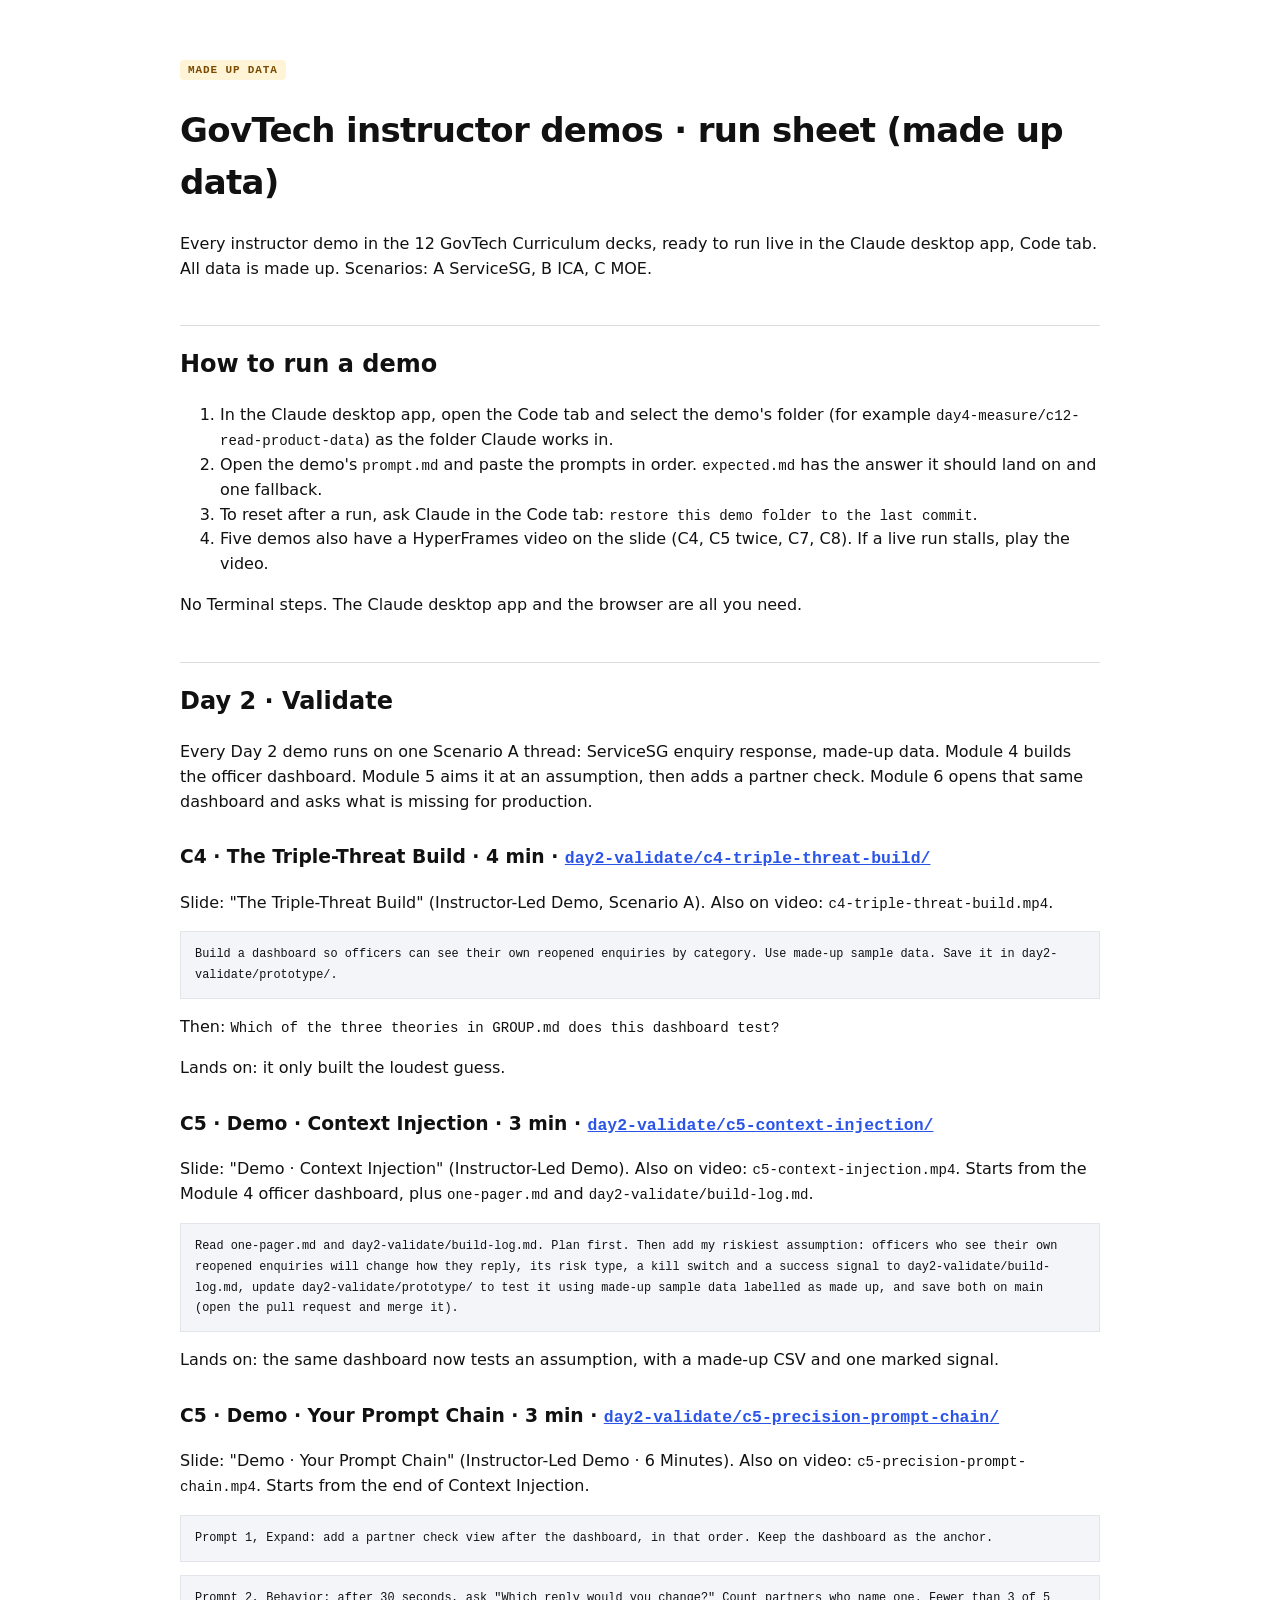
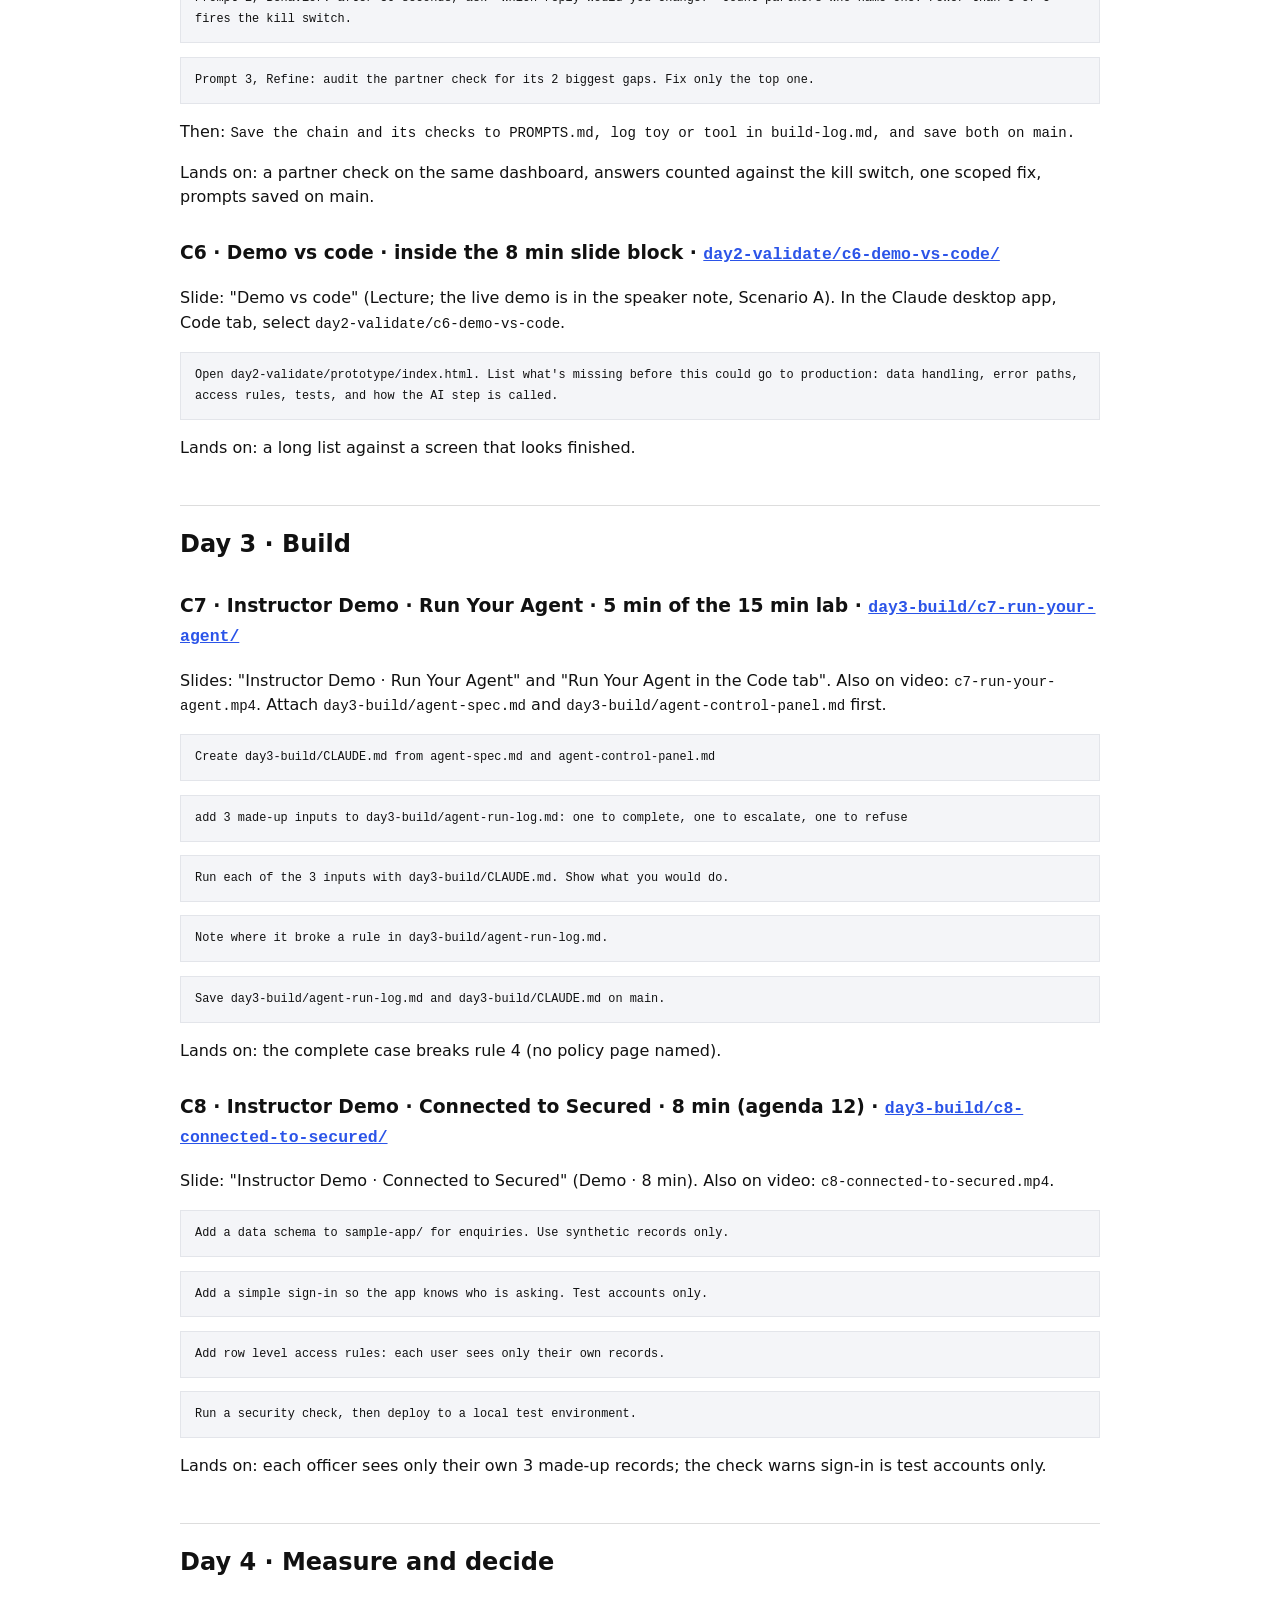
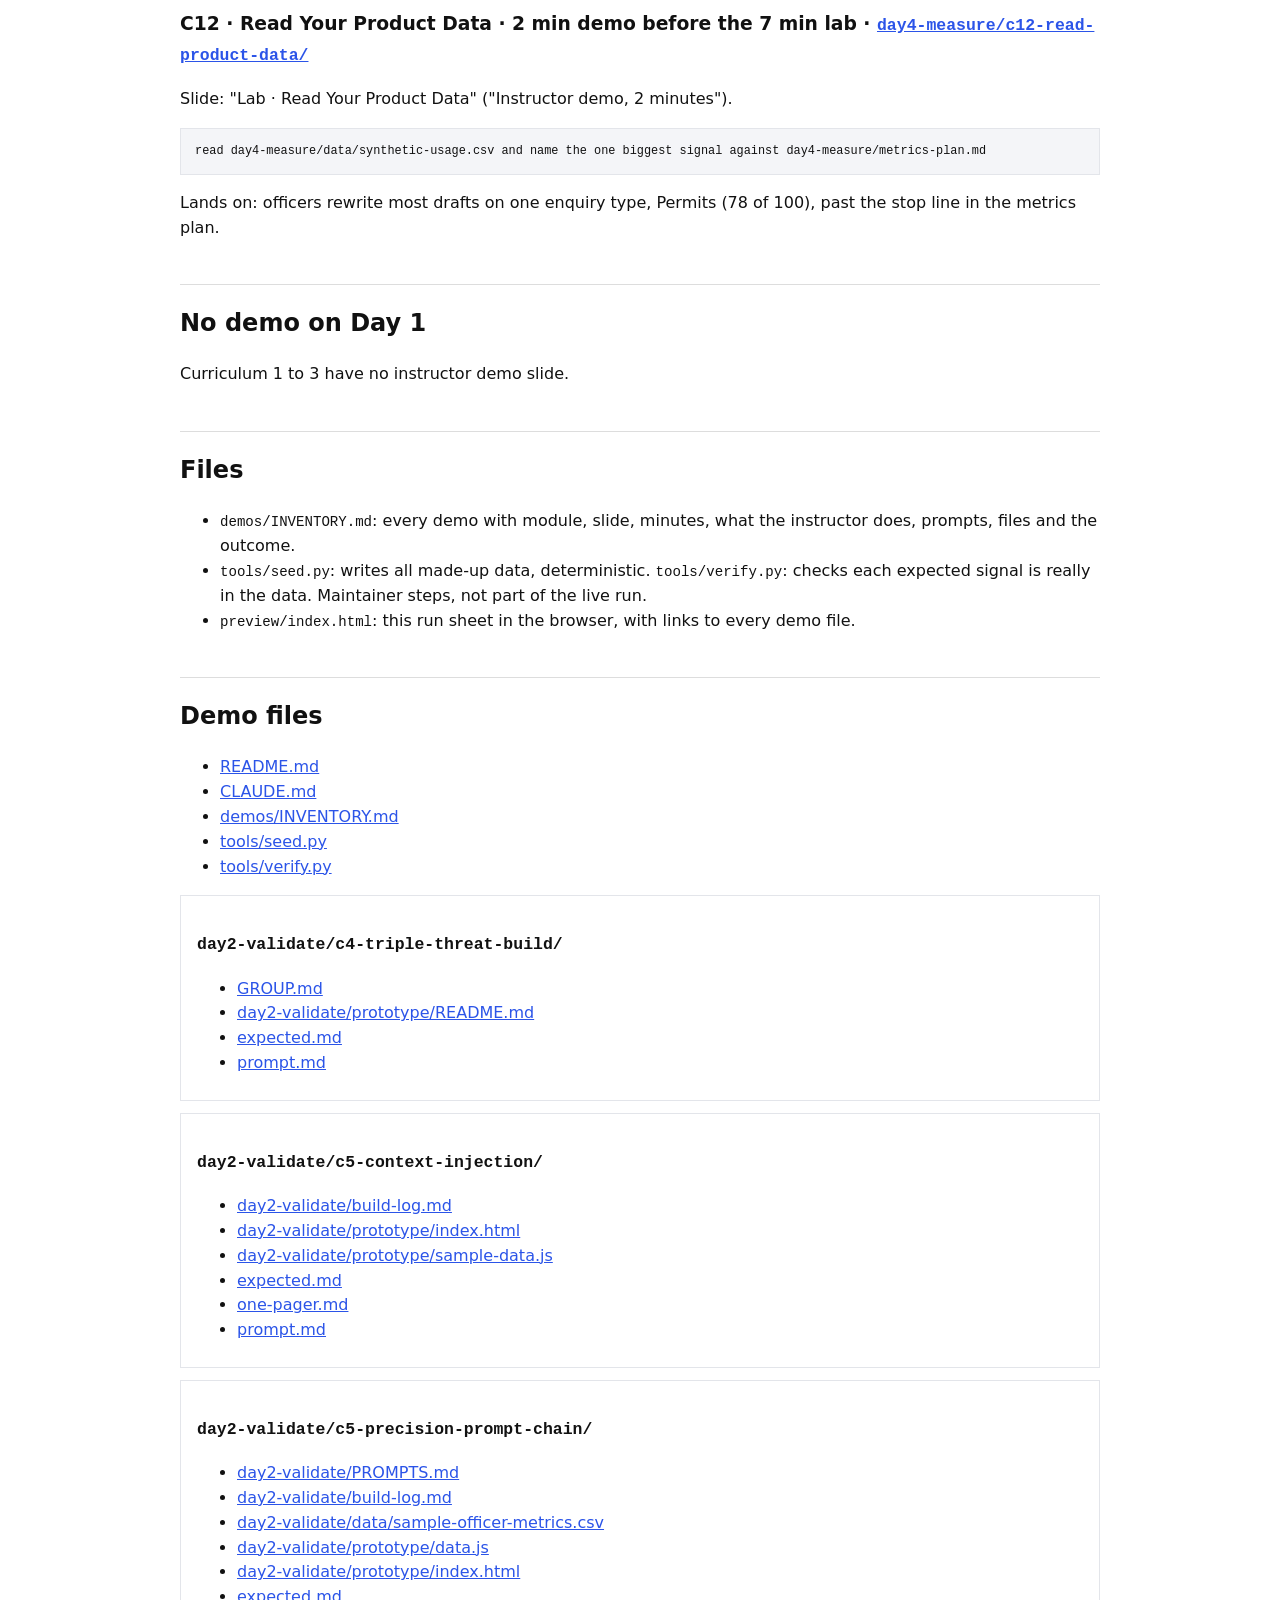
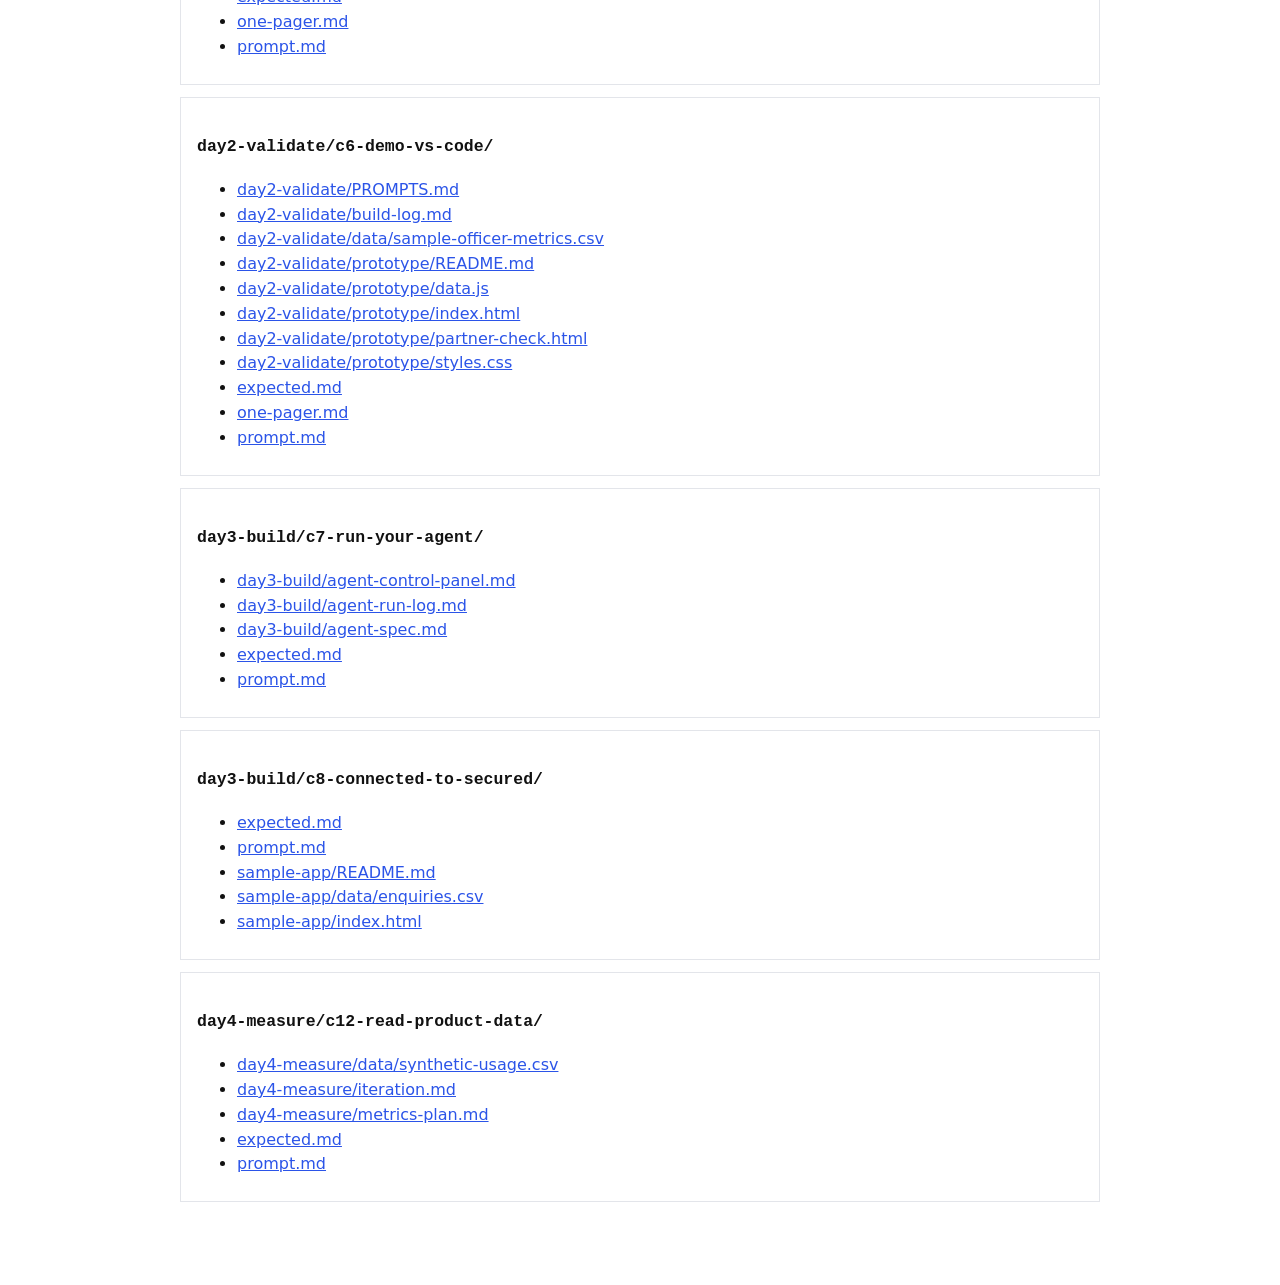
<file: preview/index.html>
<!doctype html>
<!-- Made up data only. Preview of the GovTech instructor demos run sheet. -->
<html lang="en"><head><meta charset="utf-8"><meta name="viewport" content="width=device-width, initial-scale=1">
<title>GovTech instructor demos · run sheet (made up data)</title>
<style>
body{font-family:system-ui,Helvetica,Arial,sans-serif;max-width:920px;margin:0 auto;padding:40px 24px 80px;color:#111;line-height:1.55}
h1{font-size:34px;letter-spacing:-.02em} h2{margin-top:44px;border-top:1px solid #ddd;padding-top:20px} h3{margin-top:28px}
pre{background:#f4f5f8;border:1px solid #e3e5ea;padding:12px 14px;white-space:pre-wrap;font-size:13.5px}
code{font-family:ui-monospace,SFMono-Regular,monospace;font-size:.88em} a{color:#2b54e8}
.badge{display:inline-block;font:600 11px ui-monospace,monospace;letter-spacing:.08em;text-transform:uppercase;background:#fff4d6;color:#7a4b00;padding:4px 8px;border-radius:4px}
section{border:1px solid #e3e5ea;padding:4px 16px 8px;margin:12px 0}
</style></head><body>
<p><span class="badge">Made up data</span></p>
<h1>GovTech instructor demos · run sheet (made up data)</h1>
<p>Every instructor demo in the 12 GovTech Curriculum decks, ready to run live in the Claude desktop app, Code tab. All data is made up. Scenarios: A ServiceSG, B ICA, C MOE.</p>
<h2>How to run a demo</h2>
<ol>
<li>In the Claude desktop app, open the Code tab and select the demo's folder (for example <code>day4-measure/c12-read-product-data</code>) as the folder Claude works in.</li>
<li>Open the demo's <code>prompt.md</code> and paste the prompts in order. <code>expected.md</code> has the answer it should land on and one fallback.</li>
<li>To reset after a run, ask Claude in the Code tab: <code>restore this demo folder to the last commit</code>.</li>
<li>Five demos also have a HyperFrames video on the slide (C4, C5 twice, C7, C8). If a live run stalls, play the video.</li>
</ol>
<p>No Terminal steps. The Claude desktop app and the browser are all you need.</p>
<h2>Day 2 · Validate</h2>
<p>Every Day 2 demo runs on one Scenario A thread: ServiceSG enquiry response, made-up data. Module 4 builds the officer dashboard. Module 5 aims it at an assumption, then adds a partner check. Module 6 opens that same dashboard and asks what is missing for production.</p>
<h3>C4 · The Triple-Threat Build · 4 min · <a href="#day2-validate-c4-triple-threat-build"><code>day2-validate/c4-triple-threat-build/</code></a></h3>
<p>Slide: "The Triple-Threat Build" (Instructor-Led Demo, Scenario A). Also on video: <code>c4-triple-threat-build.mp4</code>.</p>
<pre><code>Build a dashboard so officers can see their own reopened enquiries by category. Use made-up sample data. Save it in day2-validate/prototype/.
</code></pre>
<p>Then: <code>Which of the three theories in GROUP.md does this dashboard test?</code></p>
<p>Lands on: it only built the loudest guess.</p>
<h3>C5 · Demo · Context Injection · 3 min · <a href="#day2-validate-c5-context-injection"><code>day2-validate/c5-context-injection/</code></a></h3>
<p>Slide: "Demo · Context Injection" (Instructor-Led Demo). Also on video: <code>c5-context-injection.mp4</code>. Starts from the Module 4 officer dashboard, plus <code>one-pager.md</code> and <code>day2-validate/build-log.md</code>.</p>
<pre><code>Read one-pager.md and day2-validate/build-log.md. Plan first. Then add my riskiest assumption: officers who see their own reopened enquiries will change how they reply, its risk type, a kill switch and a success signal to day2-validate/build-log.md, update day2-validate/prototype/ to test it using made-up sample data labelled as made up, and save both on main (open the pull request and merge it).
</code></pre>
<p>Lands on: the same dashboard now tests an assumption, with a made-up CSV and one marked signal.</p>
<h3>C5 · Demo · Your Prompt Chain · 3 min · <a href="#day2-validate-c5-precision-prompt-chain"><code>day2-validate/c5-precision-prompt-chain/</code></a></h3>
<p>Slide: "Demo · Your Prompt Chain" (Instructor-Led Demo · 6 Minutes). Also on video: <code>c5-precision-prompt-chain.mp4</code>. Starts from the end of Context Injection.</p>
<pre><code>Prompt 1, Expand: add a partner check view after the dashboard, in that order. Keep the dashboard as the anchor.
</code></pre>
<pre><code>Prompt 2, Behavior: after 30 seconds, ask &quot;Which reply would you change?&quot; Count partners who name one. Fewer than 3 of 5 fires the kill switch.
</code></pre>
<pre><code>Prompt 3, Refine: audit the partner check for its 2 biggest gaps. Fix only the top one.
</code></pre>
<p>Then: <code>Save the chain and its checks to PROMPTS.md, log toy or tool in build-log.md, and save both on main.</code></p>
<p>Lands on: a partner check on the same dashboard, answers counted against the kill switch, one scoped fix, prompts saved on main.</p>
<h3>C6 · Demo vs code · inside the 8 min slide block · <a href="#day2-validate-c6-demo-vs-code"><code>day2-validate/c6-demo-vs-code/</code></a></h3>
<p>Slide: "Demo vs code" (Lecture; the live demo is in the speaker note, Scenario A). In the Claude desktop app, Code tab, select <code>day2-validate/c6-demo-vs-code</code>.</p>
<pre><code>Open day2-validate/prototype/index.html. List what's missing before this could go to production: data handling, error paths, access rules, tests, and how the AI step is called.
</code></pre>
<p>Lands on: a long list against a screen that looks finished.</p>
<h2>Day 3 · Build</h2>
<h3>C7 · Instructor Demo · Run Your Agent · 5 min of the 15 min lab · <a href="#day3-build-c7-run-your-agent"><code>day3-build/c7-run-your-agent/</code></a></h3>
<p>Slides: "Instructor Demo · Run Your Agent" and "Run Your Agent in the Code tab". Also on video: <code>c7-run-your-agent.mp4</code>. Attach <code>day3-build/agent-spec.md</code> and <code>day3-build/agent-control-panel.md</code> first.</p>
<pre><code>Create day3-build/CLAUDE.md from agent-spec.md and agent-control-panel.md
</code></pre>
<pre><code>add 3 made-up inputs to day3-build/agent-run-log.md: one to complete, one to escalate, one to refuse
</code></pre>
<pre><code>Run each of the 3 inputs with day3-build/CLAUDE.md. Show what you would do.
</code></pre>
<pre><code>Note where it broke a rule in day3-build/agent-run-log.md.
</code></pre>
<pre><code>Save day3-build/agent-run-log.md and day3-build/CLAUDE.md on main.
</code></pre>
<p>Lands on: the complete case breaks rule 4 (no policy page named).</p>
<h3>C8 · Instructor Demo · Connected to Secured · 8 min (agenda 12) · <a href="#day3-build-c8-connected-to-secured"><code>day3-build/c8-connected-to-secured/</code></a></h3>
<p>Slide: "Instructor Demo · Connected to Secured" (Demo · 8 min). Also on video: <code>c8-connected-to-secured.mp4</code>.</p>
<pre><code>Add a data schema to sample-app/ for enquiries. Use synthetic records only.
</code></pre>
<pre><code>Add a simple sign-in so the app knows who is asking. Test accounts only.
</code></pre>
<pre><code>Add row level access rules: each user sees only their own records.
</code></pre>
<pre><code>Run a security check, then deploy to a local test environment.
</code></pre>
<p>Lands on: each officer sees only their own 3 made-up records; the check warns sign-in is test accounts only.</p>
<h2>Day 4 · Measure and decide</h2>
<h3>C12 · Read Your Product Data · 2 min demo before the 7 min lab · <a href="#day4-measure-c12-read-product-data"><code>day4-measure/c12-read-product-data/</code></a></h3>
<p>Slide: "Lab · Read Your Product Data" ("Instructor demo, 2 minutes").</p>
<pre><code>read day4-measure/data/synthetic-usage.csv and name the one biggest signal against day4-measure/metrics-plan.md
</code></pre>
<p>Lands on: officers rewrite most drafts on one enquiry type, Permits (78 of 100), past the stop line in the metrics plan.</p>
<h2>No demo on Day 1</h2>
<p>Curriculum 1 to 3 have no instructor demo slide.</p>
<h2>Files</h2>
<ul>
<li><code>demos/INVENTORY.md</code>: every demo with module, slide, minutes, what the instructor does, prompts, files and the outcome.</li>
<li><code>tools/seed.py</code>: writes all made-up data, deterministic. <code>tools/verify.py</code>: checks each expected signal is really in the data. Maintainer steps, not part of the live run.</li>
<li><code>preview/index.html</code>: this run sheet in the browser, with links to every demo file.</li>
</ul>
<h2>Demo files</h2>
<ul><li><a href="../README.md">README.md</a></li><li><a href="../CLAUDE.md">CLAUDE.md</a></li><li><a href="../demos/INVENTORY.md">demos/INVENTORY.md</a></li><li><a href="../tools/seed.py">tools/seed.py</a></li><li><a href="../tools/verify.py">tools/verify.py</a></li></ul>
<section id="day2-validate-c4-triple-threat-build"><h3><code>day2-validate/c4-triple-threat-build/</code></h3><ul><li><a href="../day2-validate/c4-triple-threat-build/GROUP.md">GROUP.md</a></li><li><a href="../day2-validate/c4-triple-threat-build/day2-validate/prototype/README.md">day2-validate/prototype/README.md</a></li><li><a href="../day2-validate/c4-triple-threat-build/expected.md">expected.md</a></li><li><a href="../day2-validate/c4-triple-threat-build/prompt.md">prompt.md</a></li></ul></section><section id="day2-validate-c5-context-injection"><h3><code>day2-validate/c5-context-injection/</code></h3><ul><li><a href="../day2-validate/c5-context-injection/day2-validate/build-log.md">day2-validate/build-log.md</a></li><li><a href="../day2-validate/c5-context-injection/day2-validate/prototype/index.html">day2-validate/prototype/index.html</a></li><li><a href="../day2-validate/c5-context-injection/day2-validate/prototype/sample-data.js">day2-validate/prototype/sample-data.js</a></li><li><a href="../day2-validate/c5-context-injection/expected.md">expected.md</a></li><li><a href="../day2-validate/c5-context-injection/one-pager.md">one-pager.md</a></li><li><a href="../day2-validate/c5-context-injection/prompt.md">prompt.md</a></li></ul></section><section id="day2-validate-c5-precision-prompt-chain"><h3><code>day2-validate/c5-precision-prompt-chain/</code></h3><ul><li><a href="../day2-validate/c5-precision-prompt-chain/day2-validate/PROMPTS.md">day2-validate/PROMPTS.md</a></li><li><a href="../day2-validate/c5-precision-prompt-chain/day2-validate/build-log.md">day2-validate/build-log.md</a></li><li><a href="../day2-validate/c5-precision-prompt-chain/day2-validate/data/sample-officer-metrics.csv">day2-validate/data/sample-officer-metrics.csv</a></li><li><a href="../day2-validate/c5-precision-prompt-chain/day2-validate/prototype/data.js">day2-validate/prototype/data.js</a></li><li><a href="../day2-validate/c5-precision-prompt-chain/day2-validate/prototype/index.html">day2-validate/prototype/index.html</a></li><li><a href="../day2-validate/c5-precision-prompt-chain/expected.md">expected.md</a></li><li><a href="../day2-validate/c5-precision-prompt-chain/one-pager.md">one-pager.md</a></li><li><a href="../day2-validate/c5-precision-prompt-chain/prompt.md">prompt.md</a></li></ul></section><section id="day2-validate-c6-demo-vs-code"><h3><code>day2-validate/c6-demo-vs-code/</code></h3><ul><li><a href="../day2-validate/c6-demo-vs-code/day2-validate/PROMPTS.md">day2-validate/PROMPTS.md</a></li><li><a href="../day2-validate/c6-demo-vs-code/day2-validate/build-log.md">day2-validate/build-log.md</a></li><li><a href="../day2-validate/c6-demo-vs-code/day2-validate/data/sample-officer-metrics.csv">day2-validate/data/sample-officer-metrics.csv</a></li><li><a href="../day2-validate/c6-demo-vs-code/day2-validate/prototype/README.md">day2-validate/prototype/README.md</a></li><li><a href="../day2-validate/c6-demo-vs-code/day2-validate/prototype/data.js">day2-validate/prototype/data.js</a></li><li><a href="../day2-validate/c6-demo-vs-code/day2-validate/prototype/index.html">day2-validate/prototype/index.html</a></li><li><a href="../day2-validate/c6-demo-vs-code/day2-validate/prototype/partner-check.html">day2-validate/prototype/partner-check.html</a></li><li><a href="../day2-validate/c6-demo-vs-code/day2-validate/prototype/styles.css">day2-validate/prototype/styles.css</a></li><li><a href="../day2-validate/c6-demo-vs-code/expected.md">expected.md</a></li><li><a href="../day2-validate/c6-demo-vs-code/one-pager.md">one-pager.md</a></li><li><a href="../day2-validate/c6-demo-vs-code/prompt.md">prompt.md</a></li></ul></section><section id="day3-build-c7-run-your-agent"><h3><code>day3-build/c7-run-your-agent/</code></h3><ul><li><a href="../day3-build/c7-run-your-agent/day3-build/agent-control-panel.md">day3-build/agent-control-panel.md</a></li><li><a href="../day3-build/c7-run-your-agent/day3-build/agent-run-log.md">day3-build/agent-run-log.md</a></li><li><a href="../day3-build/c7-run-your-agent/day3-build/agent-spec.md">day3-build/agent-spec.md</a></li><li><a href="../day3-build/c7-run-your-agent/expected.md">expected.md</a></li><li><a href="../day3-build/c7-run-your-agent/prompt.md">prompt.md</a></li></ul></section><section id="day3-build-c8-connected-to-secured"><h3><code>day3-build/c8-connected-to-secured/</code></h3><ul><li><a href="../day3-build/c8-connected-to-secured/expected.md">expected.md</a></li><li><a href="../day3-build/c8-connected-to-secured/prompt.md">prompt.md</a></li><li><a href="../day3-build/c8-connected-to-secured/sample-app/README.md">sample-app/README.md</a></li><li><a href="../day3-build/c8-connected-to-secured/sample-app/data/enquiries.csv">sample-app/data/enquiries.csv</a></li><li><a href="../day3-build/c8-connected-to-secured/sample-app/index.html">sample-app/index.html</a></li></ul></section><section id="day4-measure-c12-read-product-data"><h3><code>day4-measure/c12-read-product-data/</code></h3><ul><li><a href="../day4-measure/c12-read-product-data/day4-measure/data/synthetic-usage.csv">day4-measure/data/synthetic-usage.csv</a></li><li><a href="../day4-measure/c12-read-product-data/day4-measure/iteration.md">day4-measure/iteration.md</a></li><li><a href="../day4-measure/c12-read-product-data/day4-measure/metrics-plan.md">day4-measure/metrics-plan.md</a></li><li><a href="../day4-measure/c12-read-product-data/expected.md">expected.md</a></li><li><a href="../day4-measure/c12-read-product-data/prompt.md">prompt.md</a></li></ul></section>
</body></html>
</file>
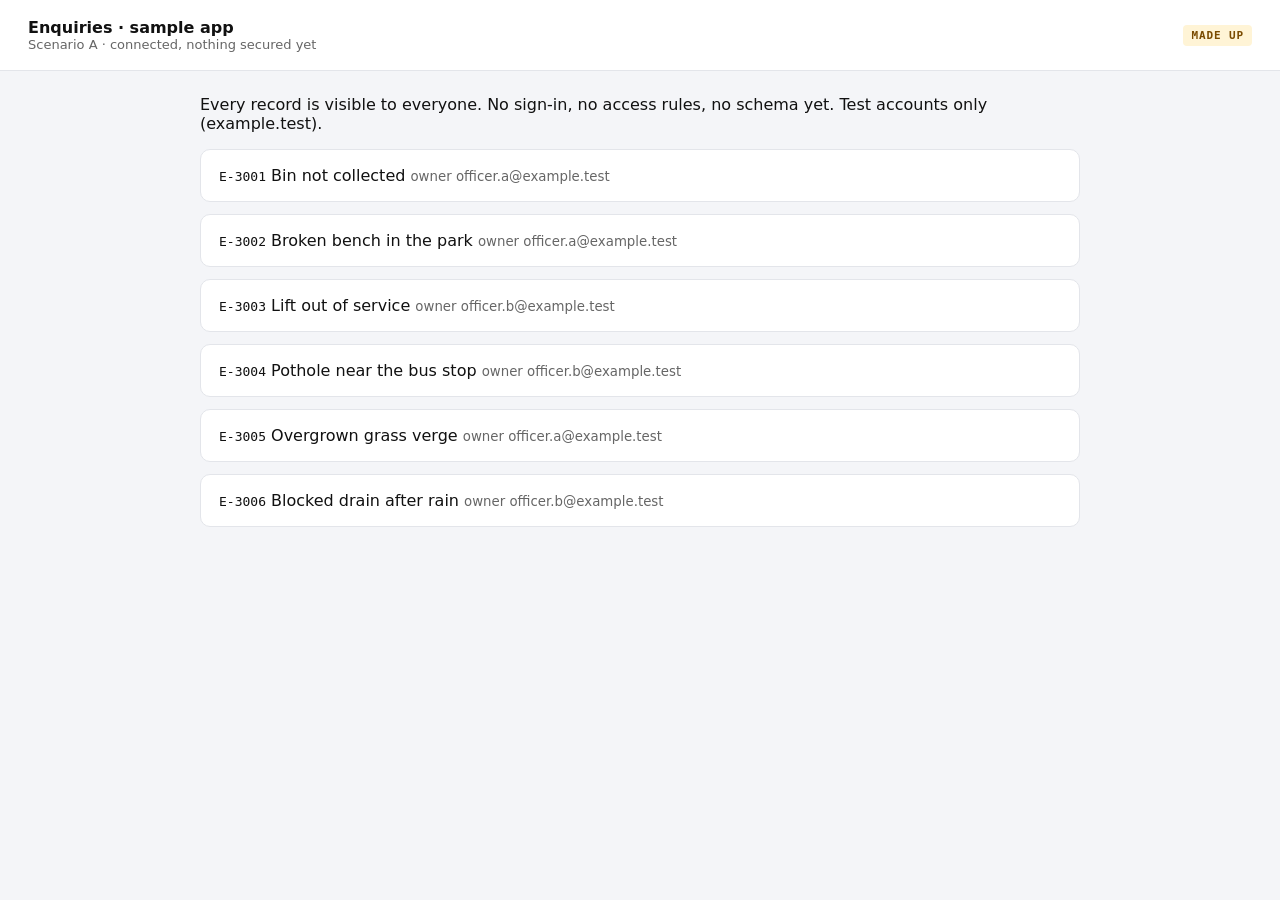
<file: day3-build/c8-connected-to-secured/sample-app/index.html>
<!doctype html>
<!-- Made up for a live demo. Synthetic data, no real people, no real records. -->
<html lang="en"><head><meta charset="utf-8"><title>Enquiries · sample app (made up)</title>
<meta name="viewport" content="width=device-width, initial-scale=1">
<style>
body{font-family:system-ui,Helvetica,Arial,sans-serif;margin:0;background:#f4f5f8;color:#111}
header{display:flex;justify-content:space-between;align-items:center;padding:18px 28px;background:#fff;border-bottom:1px solid #e3e5ea}
.badge{font:600 11px ui-monospace,monospace;letter-spacing:.08em;text-transform:uppercase;background:#fff4d6;color:#7a4b00;padding:4px 8px;border-radius:4px}
main{max-width:880px;margin:24px auto;padding:0 20px}
.card{background:#fff;border:1px solid #e3e5ea;border-radius:10px;padding:16px 18px;margin-bottom:12px}
nav a{margin-right:14px;color:#3046c8;text-decoration:none;font-weight:600}

</style></head><body>
<header><div><strong>Enquiries · sample app</strong><div style="font-size:13px;color:#666">Scenario A · connected, nothing secured yet</div></div><span class="badge">Made up</span></header>
<main>
<p>Every record is visible to everyone. No sign-in, no access rules, no schema yet. Test accounts only (example.test).</p>
<div class="card"><code>E-3001</code> Bin not collected <small style="color:#666">owner officer.a@example.test</small></div>
<div class="card"><code>E-3002</code> Broken bench in the park <small style="color:#666">owner officer.a@example.test</small></div>
<div class="card"><code>E-3003</code> Lift out of service <small style="color:#666">owner officer.b@example.test</small></div>
<div class="card"><code>E-3004</code> Pothole near the bus stop <small style="color:#666">owner officer.b@example.test</small></div>
<div class="card"><code>E-3005</code> Overgrown grass verge <small style="color:#666">owner officer.a@example.test</small></div>
<div class="card"><code>E-3006</code> Blocked drain after rain <small style="color:#666">owner officer.b@example.test</small></div>
</main></body></html>
</file>
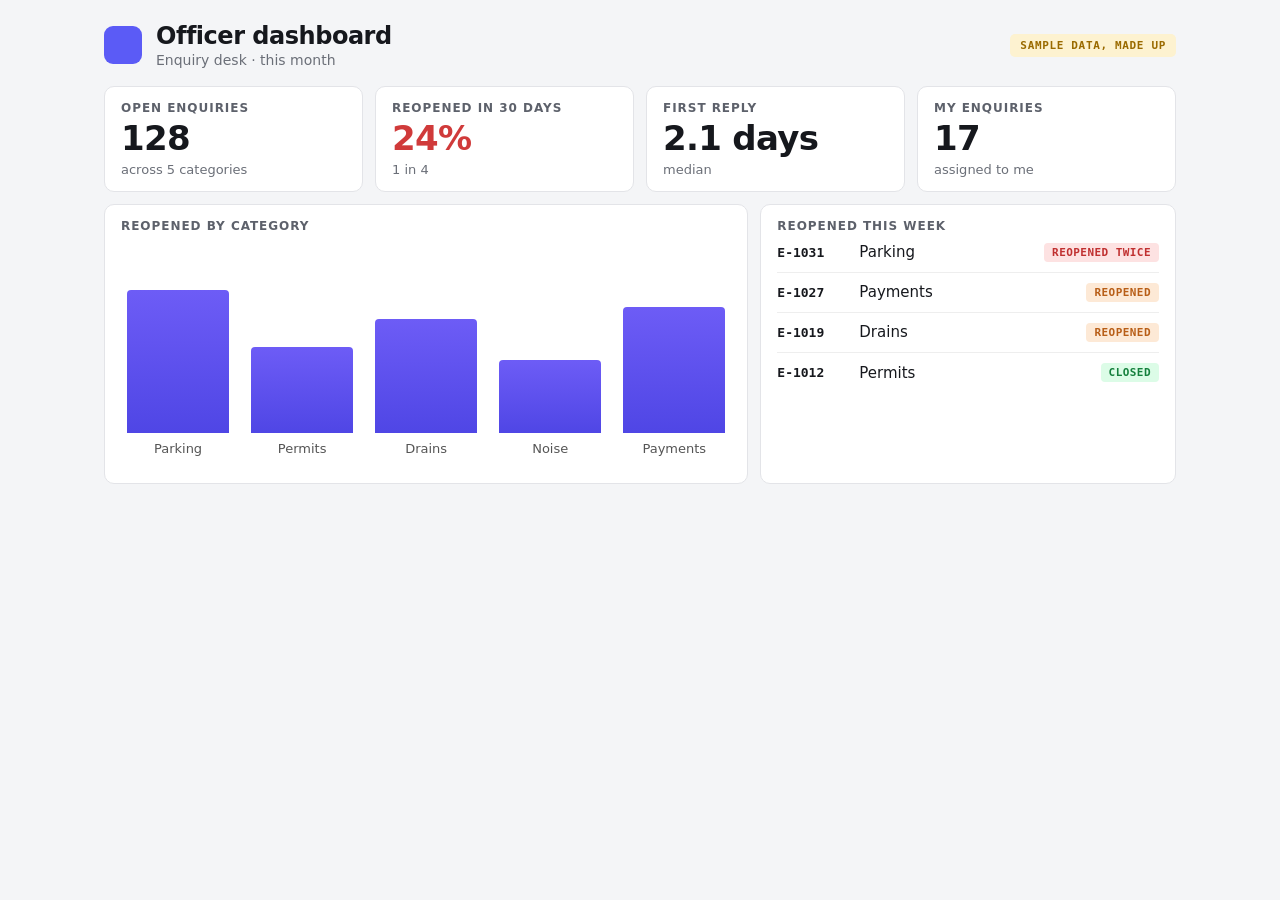
<file: day2-validate/c5-context-injection/day2-validate/prototype/index.html>
<!doctype html>
<!-- Made up for a live demo. Synthetic data, no real people, no real records. -->
<html lang="en"><head><meta charset="utf-8"><title>Officer dashboard (made up)</title>
<meta name="viewport" content="width=device-width, initial-scale=1">
<style>
*{box-sizing:border-box;margin:0;padding:0}
body{font-family:system-ui,Helvetica,Arial,sans-serif;background:#f4f5f7;color:#16181d;min-height:100vh}
a{color:#3046c8;text-decoration:none;font-weight:600}
.wrap{max-width:1120px;margin:0 auto;padding:22px 24px 40px}
.dh{display:flex;align-items:center;gap:14px;margin-bottom:18px}
.logo{width:38px;height:38px;border-radius:9px;background:#5b5bf6;flex:none}
.tt{font-size:24px;font-weight:700;letter-spacing:-.02em}
.st{font-size:14px;color:#6b6f78;margin-top:2px}
.sb{margin-left:auto;font:600 11px ui-monospace,SFMono-Regular,monospace;color:#9a6a00;background:#fdf2d0;padding:5px 10px;border-radius:5px;letter-spacing:.06em;text-transform:uppercase}
nav{display:flex;gap:16px;margin:0 0 16px;font-size:14px}
.cards{display:grid;grid-template-columns:repeat(4,1fr);gap:12px;margin-bottom:12px}
.card{background:#fff;border-radius:10px;padding:14px 16px;border:1px solid #e3e4e8}
.k{font-size:12px;font-weight:700;letter-spacing:.08em;color:#5d616b;text-transform:uppercase}
.v{font-size:34px;font-weight:700;letter-spacing:-.02em;line-height:1.25;margin-top:2px}
.v.sm{font-size:22px;line-height:1.45}
.s{font-size:13px;color:#6b6f78;margin-top:2px}
.red{color:#d03a3a}.org{color:#d9772b}
.lower{display:grid;grid-template-columns:1.55fr 1fr;gap:12px}
.panel{background:#fff;border-radius:10px;border:1px solid #e3e4e8;padding:14px 16px 16px;min-height:280px;display:flex;flex-direction:column}
.bars{display:flex;align-items:flex-end;gap:22px;height:200px;padding:28px 6px 0}
.bar{flex:1;background:linear-gradient(180deg,#6d5cf6,#4f46e5);border-radius:4px 4px 0 0;position:relative;min-height:8px}
.bar .bv{position:absolute;top:-24px;left:0;right:0;text-align:center;font-weight:700;font-size:16px;color:#333}
.bar.sig{background:linear-gradient(180deg,#f6a35c,#e2742c);box-shadow:0 0 0 3px rgba(240,150,90,.35)}
.sigtag{position:absolute;top:-52px;left:50%;transform:translateX(-50%);font:700 11px ui-monospace,SFMono-Regular,monospace;background:#e2742c;color:#fff;padding:3px 8px;border-radius:4px;letter-spacing:.06em;white-space:nowrap}
.blabels{display:flex;gap:22px;margin-top:8px;padding:0 6px}
.blabels span{flex:1;text-align:center;font-size:13px;color:#555}
.li{display:flex;align-items:center;gap:12px;font-size:15px;min-height:40px;border-bottom:1px solid #eee}
.li:last-child{border-bottom:0}
.li b{font:600 13px ui-monospace,SFMono-Regular,monospace;width:70px}
.pt{margin-left:auto;font:700 11px ui-monospace,SFMono-Regular,monospace;padding:3px 8px;border-radius:4px;letter-spacing:.04em;white-space:nowrap}
.pt.r{background:#fde2e2;color:#c03030}.pt.o{background:#fde9d6;color:#b85e17}.pt.g{background:#dcfce7;color:#15803d}
.lab{font-size:11px;font-weight:700;letter-spacing:.1em;color:#7a7e88;text-transform:uppercase;margin-top:10px}
.tx{font-size:15px;line-height:1.4;color:#1d2027;margin-top:3px}
.sigline{background:#fff4ea;border:1.5px solid #f2b583;border-radius:8px;padding:7px 10px}
.btn{background:#3046c8;color:#fff;border:0;border-radius:8px;padding:10px 14px;font-weight:600;font-size:14px;cursor:pointer}
#ai-out{margin-top:10px;min-height:24px;font-size:15px;color:#1d2027}
.kill-line{font-size:20px;font-weight:700;color:#15803d}
.count{font-size:44px;font-weight:700;letter-spacing:-.02em;line-height:1.1;margin:6px 0}
@media(max-width:860px){.cards,.lower{grid-template-columns:1fr 1fr}.wrap{padding:16px}}
</style>
</head><body>
<div class="wrap">
<div class="dh"><div class="logo"></div><div><div class="tt">Officer dashboard</div><div class="st">Enquiry desk &middot; this month</div></div><span class="sb">Sample data, made up</span></div>
<div class="cards">
<div class="card"><div class="k">Open enquiries</div><div class="v">128</div><div class="s">across 5 categories</div></div>
<div class="card"><div class="k">Reopened in 30 days</div><div class="v red">24%</div><div class="s">1 in 4</div></div>
<div class="card"><div class="k">First reply</div><div class="v">2.1 days</div><div class="s">median</div></div>
<div class="card"><div class="k">My enquiries</div><div class="v">17</div><div class="s">assigned to me</div></div>
</div>
<div class="lower">
<div class="panel"><div class="k">Reopened by category</div><div class="bars"><div class="bar" style="height:83%"></div><div class="bar" style="height:50%"></div><div class="bar" style="height:66%"></div><div class="bar" style="height:42%"></div><div class="bar" style="height:73%"></div></div><div class="blabels"><span>Parking</span><span>Permits</span><span>Drains</span><span>Noise</span><span>Payments</span></div></div>
<div class="panel"><div class="k">Reopened this week</div><div class="li"><b>E-1031</b>Parking<span class="pt r">REOPENED TWICE</span></div><div class="li"><b>E-1027</b>Payments<span class="pt o">REOPENED</span></div><div class="li"><b>E-1019</b>Drains<span class="pt o">REOPENED</span></div><div class="li"><b>E-1012</b>Permits<span class="pt g">CLOSED</span></div></div>
</div>
</div>
<script src="sample-data.js"></script>
<!-- Hard-coded sample numbers. No assumption, no CSV, no test. -->


</body></html>
</file>
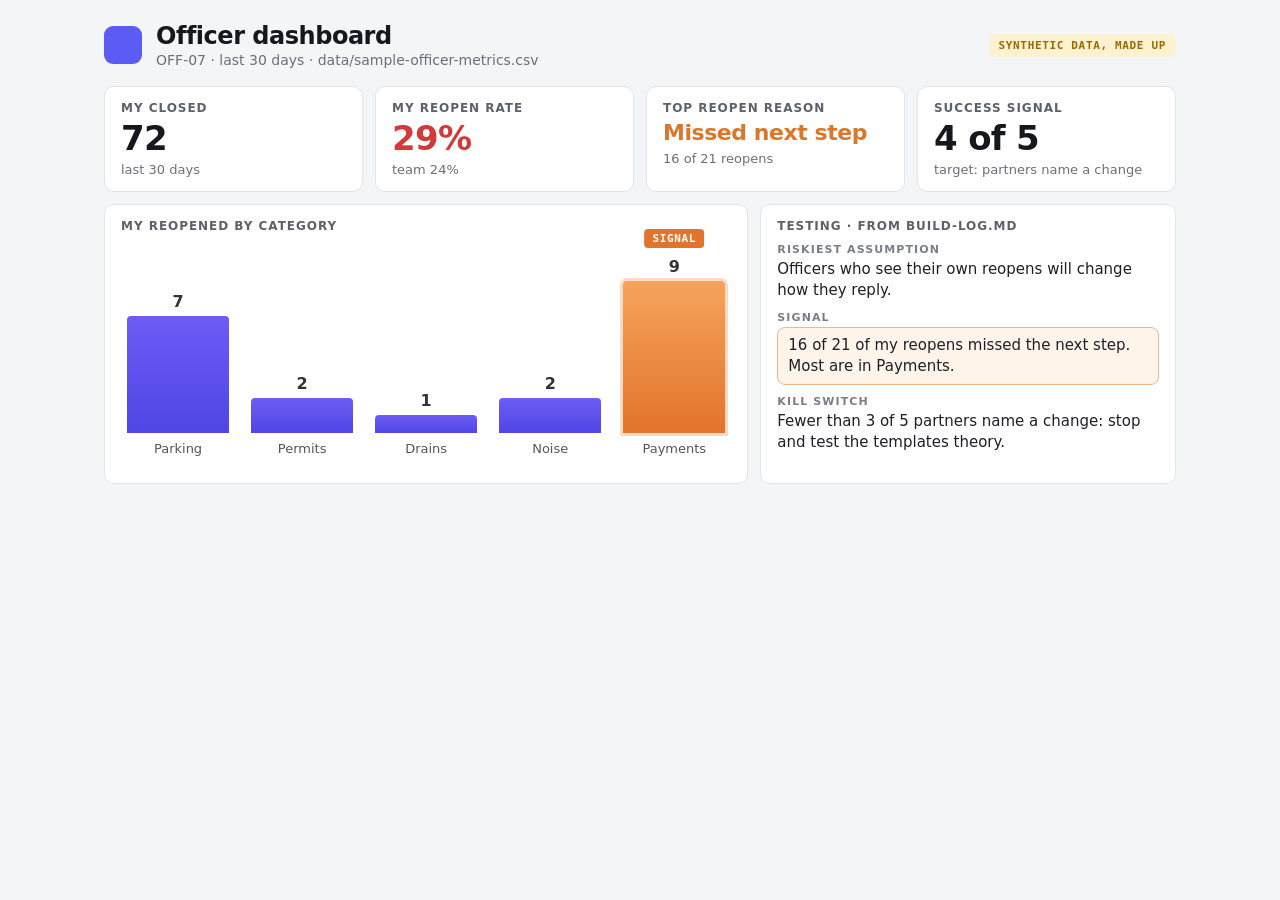
<file: day2-validate/c5-precision-prompt-chain/day2-validate/prototype/index.html>
<!doctype html>
<!-- Made up for a live demo. Synthetic data, no real people, no real records. -->
<html lang="en"><head><meta charset="utf-8"><title>Officer dashboard (made up)</title>
<meta name="viewport" content="width=device-width, initial-scale=1">
<style>
*{box-sizing:border-box;margin:0;padding:0}
body{font-family:system-ui,Helvetica,Arial,sans-serif;background:#f4f5f7;color:#16181d;min-height:100vh}
a{color:#3046c8;text-decoration:none;font-weight:600}
.wrap{max-width:1120px;margin:0 auto;padding:22px 24px 40px}
.dh{display:flex;align-items:center;gap:14px;margin-bottom:18px}
.logo{width:38px;height:38px;border-radius:9px;background:#5b5bf6;flex:none}
.tt{font-size:24px;font-weight:700;letter-spacing:-.02em}
.st{font-size:14px;color:#6b6f78;margin-top:2px}
.sb{margin-left:auto;font:600 11px ui-monospace,SFMono-Regular,monospace;color:#9a6a00;background:#fdf2d0;padding:5px 10px;border-radius:5px;letter-spacing:.06em;text-transform:uppercase}
nav{display:flex;gap:16px;margin:0 0 16px;font-size:14px}
.cards{display:grid;grid-template-columns:repeat(4,1fr);gap:12px;margin-bottom:12px}
.card{background:#fff;border-radius:10px;padding:14px 16px;border:1px solid #e3e4e8}
.k{font-size:12px;font-weight:700;letter-spacing:.08em;color:#5d616b;text-transform:uppercase}
.v{font-size:34px;font-weight:700;letter-spacing:-.02em;line-height:1.25;margin-top:2px}
.v.sm{font-size:22px;line-height:1.45}
.s{font-size:13px;color:#6b6f78;margin-top:2px}
.red{color:#d03a3a}.org{color:#d9772b}
.lower{display:grid;grid-template-columns:1.55fr 1fr;gap:12px}
.panel{background:#fff;border-radius:10px;border:1px solid #e3e4e8;padding:14px 16px 16px;min-height:280px;display:flex;flex-direction:column}
.bars{display:flex;align-items:flex-end;gap:22px;height:200px;padding:28px 6px 0}
.bar{flex:1;background:linear-gradient(180deg,#6d5cf6,#4f46e5);border-radius:4px 4px 0 0;position:relative;min-height:8px}
.bar .bv{position:absolute;top:-24px;left:0;right:0;text-align:center;font-weight:700;font-size:16px;color:#333}
.bar.sig{background:linear-gradient(180deg,#f6a35c,#e2742c);box-shadow:0 0 0 3px rgba(240,150,90,.35)}
.sigtag{position:absolute;top:-52px;left:50%;transform:translateX(-50%);font:700 11px ui-monospace,SFMono-Regular,monospace;background:#e2742c;color:#fff;padding:3px 8px;border-radius:4px;letter-spacing:.06em;white-space:nowrap}
.blabels{display:flex;gap:22px;margin-top:8px;padding:0 6px}
.blabels span{flex:1;text-align:center;font-size:13px;color:#555}
.li{display:flex;align-items:center;gap:12px;font-size:15px;min-height:40px;border-bottom:1px solid #eee}
.li:last-child{border-bottom:0}
.li b{font:600 13px ui-monospace,SFMono-Regular,monospace;width:70px}
.pt{margin-left:auto;font:700 11px ui-monospace,SFMono-Regular,monospace;padding:3px 8px;border-radius:4px;letter-spacing:.04em;white-space:nowrap}
.pt.r{background:#fde2e2;color:#c03030}.pt.o{background:#fde9d6;color:#b85e17}.pt.g{background:#dcfce7;color:#15803d}
.lab{font-size:11px;font-weight:700;letter-spacing:.1em;color:#7a7e88;text-transform:uppercase;margin-top:10px}
.tx{font-size:15px;line-height:1.4;color:#1d2027;margin-top:3px}
.sigline{background:#fff4ea;border:1.5px solid #f2b583;border-radius:8px;padding:7px 10px}
.btn{background:#3046c8;color:#fff;border:0;border-radius:8px;padding:10px 14px;font-weight:600;font-size:14px;cursor:pointer}
#ai-out{margin-top:10px;min-height:24px;font-size:15px;color:#1d2027}
.kill-line{font-size:20px;font-weight:700;color:#15803d}
.count{font-size:44px;font-weight:700;letter-spacing:-.02em;line-height:1.1;margin:6px 0}
@media(max-width:860px){.cards,.lower{grid-template-columns:1fr 1fr}.wrap{padding:16px}}
</style>
</head><body>
<div class="wrap">
<div class="dh"><div class="logo"></div><div><div class="tt">Officer dashboard</div><div class="st">OFF-07 &middot; last 30 days &middot; data/sample-officer-metrics.csv</div></div><span class="sb">Synthetic data, made up</span></div>
<div class="cards">
<div class="card"><div class="k">My closed</div><div class="v">72</div><div class="s">last 30 days</div></div>
<div class="card"><div class="k">My reopen rate</div><div class="v red">29%</div><div class="s">team 24%</div></div>
<div class="card"><div class="k">Top reopen reason</div><div class="v sm org">Missed next step</div><div class="s">16 of 21 reopens</div></div>
<div class="card"><div class="k">Success signal</div><div class="v">4 of 5</div><div class="s">target: partners name a change</div></div>
</div>
<div class="lower">
<div class="panel"><div class="k">My reopened by category</div><div class="bars"><div class="bar" style="height:68%"><span class="bv">7</span></div><div class="bar" style="height:20%"><span class="bv">2</span></div><div class="bar" style="height:10%"><span class="bv">1</span></div><div class="bar" style="height:20%"><span class="bv">2</span></div><div class="bar sig" style="height:88%"><span class="bv">9</span><span class="sigtag">SIGNAL</span></div></div><div class="blabels"><span>Parking</span><span>Permits</span><span>Drains</span><span>Noise</span><span>Payments</span></div></div>
<div class="panel"><div class="k">Testing &middot; from build-log.md</div>
<div class="lab">Riskiest assumption</div><div class="tx">Officers who see their own reopens will change how they reply.</div>
<div class="lab">Signal</div><div class="tx sigline">16 of 21 of my reopens missed the next step. Most are in Payments.</div>
<div class="lab">Kill switch</div><div class="tx">Fewer than 3 of 5 partners name a change: stop and test the templates theory.</div>
</div>
</div>
</div>
<script src="data.js"></script>
<!-- Numbers copied from data/sample-officer-metrics.csv. No validation, no error handling. -->



</body></html>
</file>
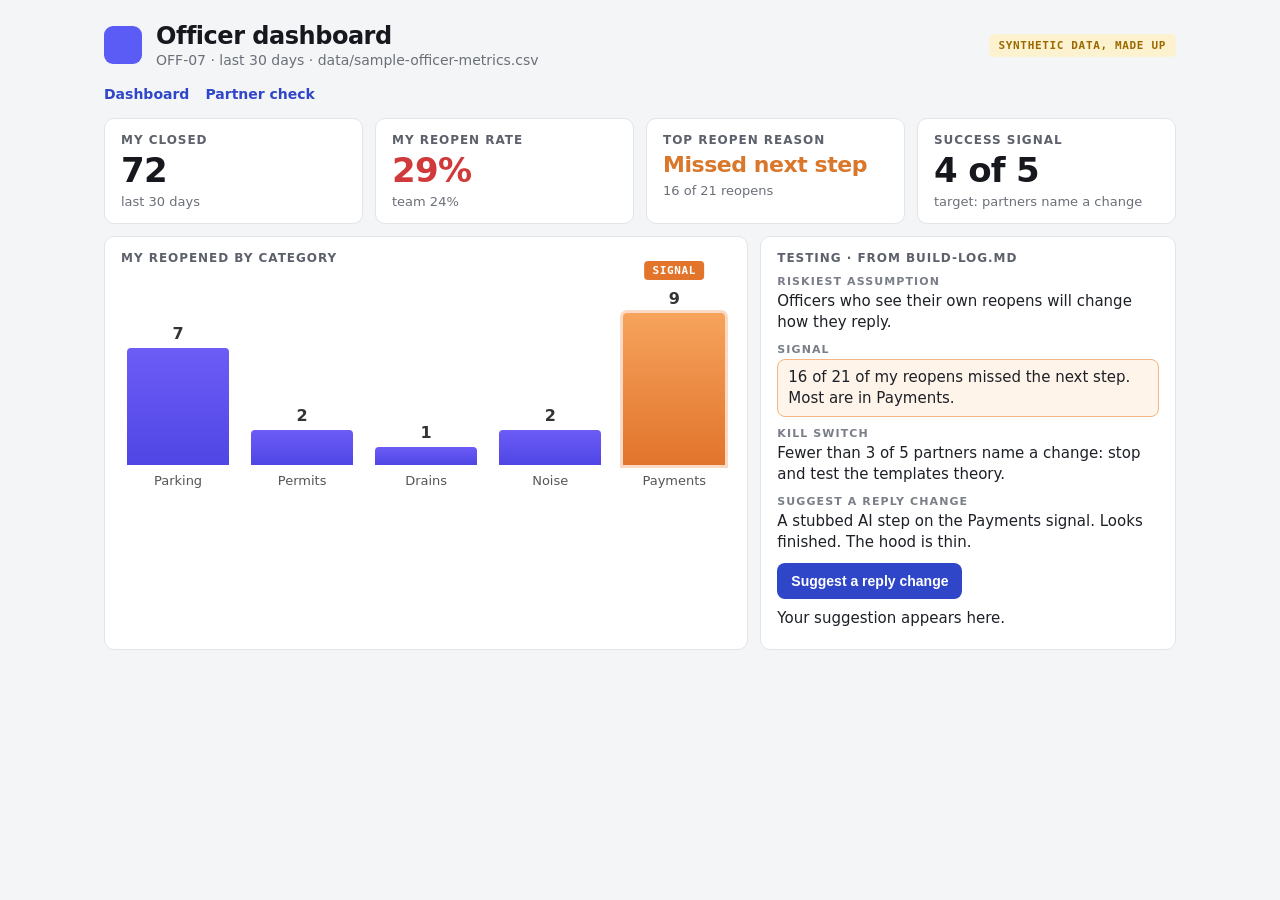
<file: day2-validate/c6-demo-vs-code/day2-validate/prototype/index.html>
<!doctype html>
<!-- Made up for a live demo. Synthetic data, no real people, no real records. -->
<html lang="en"><head><meta charset="utf-8"><title>Officer dashboard (made up)</title>
<meta name="viewport" content="width=device-width, initial-scale=1">
<link rel="stylesheet" href="styles.css">
</head><body>
<div class="wrap">
<div class="dh"><div class="logo"></div><div><div class="tt">Officer dashboard</div><div class="st">OFF-07 &middot; last 30 days &middot; data/sample-officer-metrics.csv</div></div><span class="sb">Synthetic data, made up</span></div>
<nav><a href="index.html">Dashboard</a><a href="partner-check.html">Partner check</a></nav>
<div class="cards">
<div class="card"><div class="k">My closed</div><div class="v">72</div><div class="s">last 30 days</div></div>
<div class="card"><div class="k">My reopen rate</div><div class="v red">29%</div><div class="s">team 24%</div></div>
<div class="card"><div class="k">Top reopen reason</div><div class="v sm org">Missed next step</div><div class="s">16 of 21 reopens</div></div>
<div class="card"><div class="k">Success signal</div><div class="v">4 of 5</div><div class="s">target: partners name a change</div></div>
</div>
<div class="lower">
<div class="panel"><div class="k">My reopened by category</div><div class="bars"><div class="bar" style="height:68%"><span class="bv">7</span></div><div class="bar" style="height:20%"><span class="bv">2</span></div><div class="bar" style="height:10%"><span class="bv">1</span></div><div class="bar" style="height:20%"><span class="bv">2</span></div><div class="bar sig" style="height:88%"><span class="bv">9</span><span class="sigtag">SIGNAL</span></div></div><div class="blabels"><span>Parking</span><span>Permits</span><span>Drains</span><span>Noise</span><span>Payments</span></div></div>
<div class="panel"><div class="k">Testing &middot; from build-log.md</div>
<div class="lab">Riskiest assumption</div><div class="tx">Officers who see their own reopens will change how they reply.</div>
<div class="lab">Signal</div><div class="tx sigline">16 of 21 of my reopens missed the next step. Most are in Payments.</div>
<div class="lab">Kill switch</div><div class="tx">Fewer than 3 of 5 partners name a change: stop and test the templates theory.</div>

<div class="lab">Suggest a reply change</div>
<div class="tx">A stubbed AI step on the Payments signal. Looks finished. The hood is thin.</div>
<p style="margin-top:10px"><button class="btn" type="button" onclick="suggest()">Suggest a reply change</button></p>
<div id="ai-out">Your suggestion appears here.</div>
</div>
</div>
</div>
<script src="data.js"></script>
<!-- Numbers copied from data/sample-officer-metrics.csv. No validation, no error handling. -->
<script>
// Thin hood: no error handling, no access rules, no tests, no logging.
function callModel(reason){ return "Most reopens missed the next step. Add the next step to the reply."; }  // AI step: fixed string, no real call, no timeout, no fallback
function suggest(){
  var last = "OFF-07:Missed next step";
  localStorage.setItem("lastSuggestion", last);                     // the officer id and reason sit in the browser
  document.getElementById("ai-out").textContent = callModel(last);
}
</script>



</body></html>
</file>
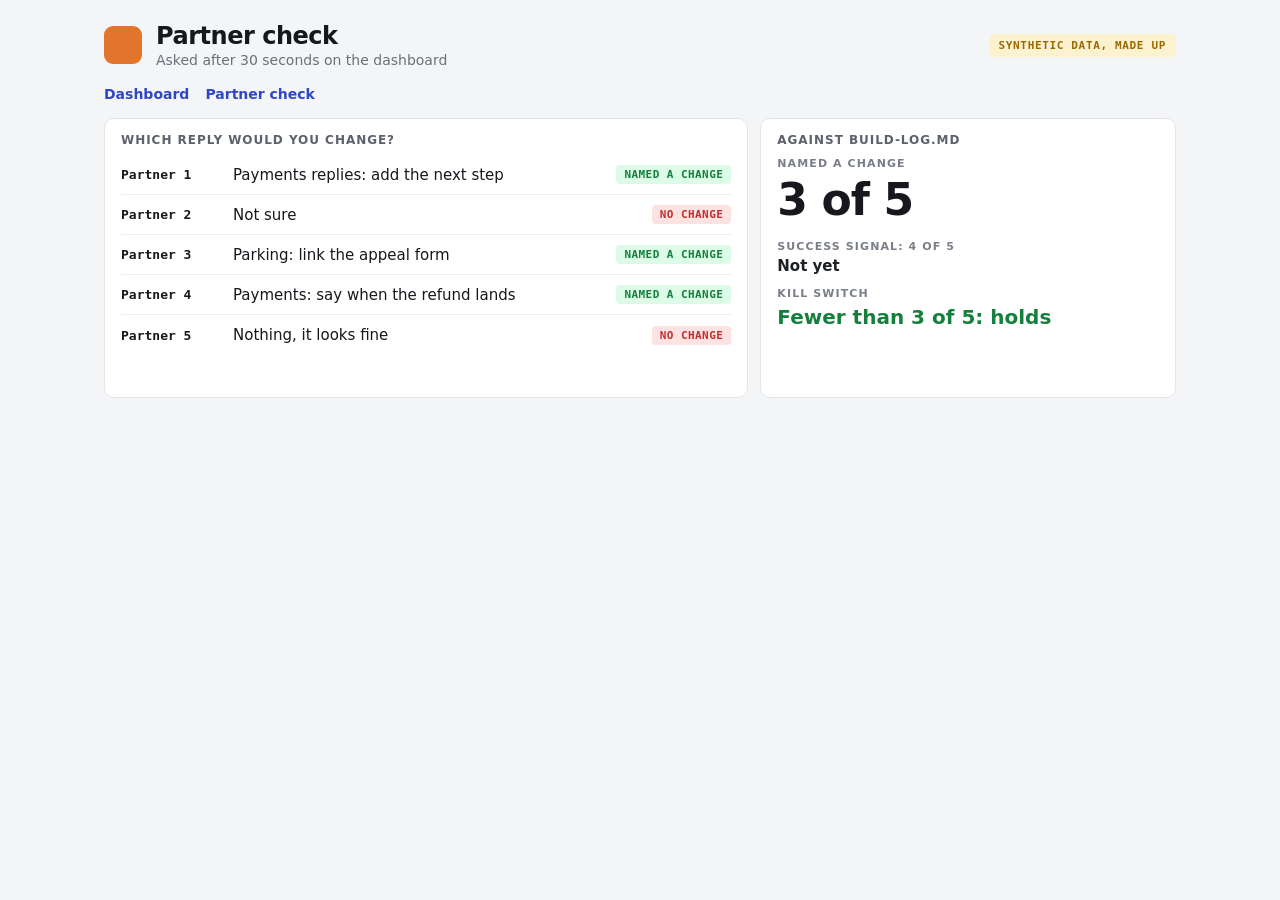
<file: day2-validate/c6-demo-vs-code/day2-validate/prototype/partner-check.html>
<!doctype html>
<!-- Made up for a live demo. Synthetic data, no real people, no real records. -->
<html lang="en"><head><meta charset="utf-8"><title>Partner check (made up)</title>
<meta name="viewport" content="width=device-width, initial-scale=1">
<link rel="stylesheet" href="styles.css">
</head><body>
<div class="wrap">
<div class="dh"><div class="logo" style="background:#e2742c"></div><div><div class="tt">Partner check</div><div class="st">Asked after 30 seconds on the dashboard</div></div><span class="sb">Synthetic data, made up</span></div>
<nav><a href="index.html">Dashboard</a><a href="partner-check.html">Partner check</a></nav>
<div class="lower">
<div class="panel"><div class="k">Which reply would you change?</div><div style="margin-top:8px"><div class="li"><b style="width:100px">Partner 1</b><span>Payments replies: add the next step</span><span class="pt g">NAMED A CHANGE</span></div><div class="li"><b style="width:100px">Partner 2</b><span>Not sure</span><span class="pt r">NO CHANGE</span></div><div class="li"><b style="width:100px">Partner 3</b><span>Parking: link the appeal form</span><span class="pt g">NAMED A CHANGE</span></div><div class="li"><b style="width:100px">Partner 4</b><span>Payments: say when the refund lands</span><span class="pt g">NAMED A CHANGE</span></div><div class="li"><b style="width:100px">Partner 5</b><span>Nothing, it looks fine</span><span class="pt r">NO CHANGE</span></div></div></div>
<div class="panel"><div class="k">Against build-log.md</div>
<div class="lab">Named a change</div><div class="count">3 of 5</div>
<div class="lab">Success signal: 4 of 5</div><div class="tx org" style="font-weight:700">Not yet</div>
<div class="lab">Kill switch</div><div class="tx kill-line">Fewer than 3 of 5: holds</div>
</div>
</div>
</div>


</body></html>
</file>
<file: day2-validate/c6-demo-vs-code/day2-validate/prototype/styles.css>
/* Made up for a live demo. Synthetic data, no real people, no real records. */
*{box-sizing:border-box;margin:0;padding:0}
body{font-family:system-ui,Helvetica,Arial,sans-serif;background:#f4f5f7;color:#16181d;min-height:100vh}
a{color:#3046c8;text-decoration:none;font-weight:600}
.wrap{max-width:1120px;margin:0 auto;padding:22px 24px 40px}
.dh{display:flex;align-items:center;gap:14px;margin-bottom:18px}
.logo{width:38px;height:38px;border-radius:9px;background:#5b5bf6;flex:none}
.tt{font-size:24px;font-weight:700;letter-spacing:-.02em}
.st{font-size:14px;color:#6b6f78;margin-top:2px}
.sb{margin-left:auto;font:600 11px ui-monospace,SFMono-Regular,monospace;color:#9a6a00;background:#fdf2d0;padding:5px 10px;border-radius:5px;letter-spacing:.06em;text-transform:uppercase}
nav{display:flex;gap:16px;margin:0 0 16px;font-size:14px}
.cards{display:grid;grid-template-columns:repeat(4,1fr);gap:12px;margin-bottom:12px}
.card{background:#fff;border-radius:10px;padding:14px 16px;border:1px solid #e3e4e8}
.k{font-size:12px;font-weight:700;letter-spacing:.08em;color:#5d616b;text-transform:uppercase}
.v{font-size:34px;font-weight:700;letter-spacing:-.02em;line-height:1.25;margin-top:2px}
.v.sm{font-size:22px;line-height:1.45}
.s{font-size:13px;color:#6b6f78;margin-top:2px}
.red{color:#d03a3a}.org{color:#d9772b}
.lower{display:grid;grid-template-columns:1.55fr 1fr;gap:12px}
.panel{background:#fff;border-radius:10px;border:1px solid #e3e4e8;padding:14px 16px 16px;min-height:280px;display:flex;flex-direction:column}
.bars{display:flex;align-items:flex-end;gap:22px;height:200px;padding:28px 6px 0}
.bar{flex:1;background:linear-gradient(180deg,#6d5cf6,#4f46e5);border-radius:4px 4px 0 0;position:relative;min-height:8px}
.bar .bv{position:absolute;top:-24px;left:0;right:0;text-align:center;font-weight:700;font-size:16px;color:#333}
.bar.sig{background:linear-gradient(180deg,#f6a35c,#e2742c);box-shadow:0 0 0 3px rgba(240,150,90,.35)}
.sigtag{position:absolute;top:-52px;left:50%;transform:translateX(-50%);font:700 11px ui-monospace,SFMono-Regular,monospace;background:#e2742c;color:#fff;padding:3px 8px;border-radius:4px;letter-spacing:.06em;white-space:nowrap}
.blabels{display:flex;gap:22px;margin-top:8px;padding:0 6px}
.blabels span{flex:1;text-align:center;font-size:13px;color:#555}
.li{display:flex;align-items:center;gap:12px;font-size:15px;min-height:40px;border-bottom:1px solid #eee}
.li:last-child{border-bottom:0}
.li b{font:600 13px ui-monospace,SFMono-Regular,monospace;width:70px}
.pt{margin-left:auto;font:700 11px ui-monospace,SFMono-Regular,monospace;padding:3px 8px;border-radius:4px;letter-spacing:.04em;white-space:nowrap}
.pt.r{background:#fde2e2;color:#c03030}.pt.o{background:#fde9d6;color:#b85e17}.pt.g{background:#dcfce7;color:#15803d}
.lab{font-size:11px;font-weight:700;letter-spacing:.1em;color:#7a7e88;text-transform:uppercase;margin-top:10px}
.tx{font-size:15px;line-height:1.4;color:#1d2027;margin-top:3px}
.sigline{background:#fff4ea;border:1.5px solid #f2b583;border-radius:8px;padding:7px 10px}
.btn{background:#3046c8;color:#fff;border:0;border-radius:8px;padding:10px 14px;font-weight:600;font-size:14px;cursor:pointer}
#ai-out{margin-top:10px;min-height:24px;font-size:15px;color:#1d2027}
.kill-line{font-size:20px;font-weight:700;color:#15803d}
.count{font-size:44px;font-weight:700;letter-spacing:-.02em;line-height:1.1;margin:6px 0}
@media(max-width:860px){.cards,.lower{grid-template-columns:1fr 1fr}.wrap{padding:16px}}
</file>
